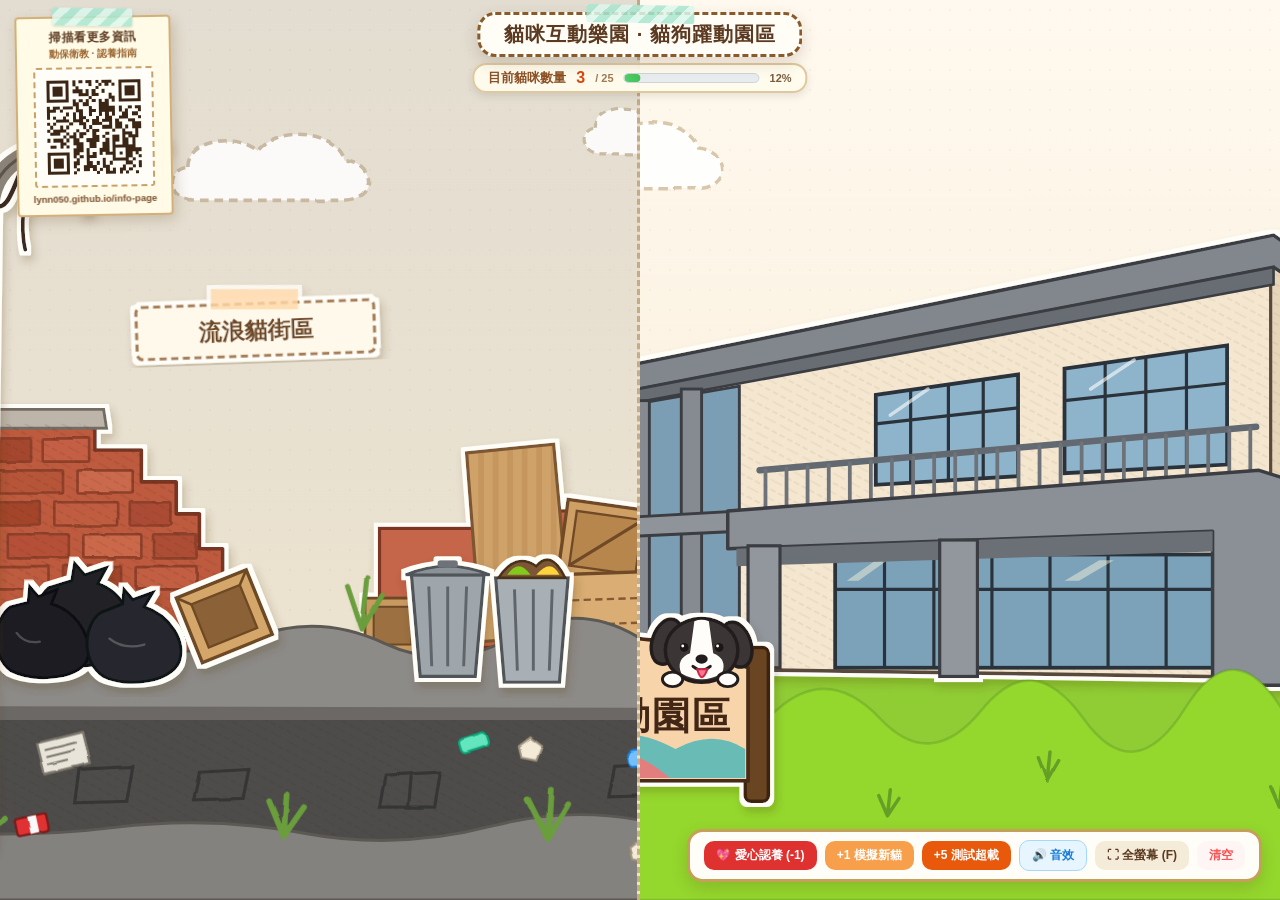
<file: public/index-standalone.html>
<!DOCTYPE html>
<html lang="zh-TW">
<head>
  <meta charset="UTF-8">
  <meta name="viewport" content="width=device-width, initial-scale=1.0, maximum-scale=1.0, user-scalable=no">
  <title>貓咪互動樂園 · 貓狗躍動園區</title>
  <style>
    /* 溫馨手作蠟筆與剪貼拼貼風 CSS */
    * {
      box-sizing: border-box;
      user-select: none;
      -webkit-user-select: none;
      margin: 0;
      padding: 0;
    }
    html, body {
      width: 100%;
      height: 100%;
      overflow: hidden;
      background-color: #f4ecd8;
      font-family: 'Zen Maru Gothic', 'Comic Sans MS', 'Chalkboard SE', 'PingFang TC', sans-serif;
      color: #4a3728;
      transition: background 0.7s;
    }

    /* 左右分區手繪剪紙背景容器 (z-index: 0，永遠在貓咪背後) */
    #world {
      position: absolute;
      inset: 0;
      width: 100%;
      height: 100%;
      overflow: hidden;
      display: flex;
      z-index: 0;
      pointer-events: none;
    }

    .street-zone {
      position: relative;
      width: 50%;
      height: 100%;
      background: linear-gradient(180deg, #e3ddd1 0%, #efe5cf 100%);
      border-right: 3px dashed rgba(184, 148, 100, 0.7);
      overflow: hidden;
    }

    .shelter-zone {
      position: relative;
      width: 50%;
      height: 100%;
      background: linear-gradient(180deg, #fff9ef 0%, #f7ead2 100%);
      overflow: hidden;
    }

    .paper-dots-overlay {
      position: absolute;
      inset: 0;
      opacity: 0.6;
      background-image: radial-gradient(rgba(120, 88, 52, 0.08) 1px, transparent 1px);
      background-size: 20px 20px;
    }

    .scene-svg {
      position: absolute;
      inset: 0;
      width: 100%;
      height: 100%;
    }

    /* 左上角手作紙膠帶 QR Code 便條（位於高空角落，完全不遮擋貓咪活動區） */
    .qr-sticky-note {
      position: fixed;
      top: 16px;
      left: 16px;
      z-index: 30;
      display: block;
      width: 156px;
      background: #fffbe6;
      border: 2px solid #d4b078;
      border-radius: 4px;
      padding: 12px 12px 10px;
      text-decoration: none;
      color: #5c3a21;
      box-shadow: 3px 5px 14px rgba(80, 50, 20, 0.2);
      transform: rotate(-1deg);
      transition: transform 0.2s ease;
    }
    .qr-sticky-note:hover {
      transform: rotate(0deg) scale(1.02);
    }
    .qr-washi-tape {
      position: absolute;
      top: -10px;
      left: 50%;
      transform: translateX(-50%) rotate(2deg);
      width: 80px;
      height: 18px;
      background: repeating-linear-gradient(
        -45deg,
        rgba(168, 230, 207, 0.85),
        rgba(168, 230, 207, 0.85) 8px,
        rgba(220, 247, 237, 0.85) 8px,
        rgba(220, 247, 237, 0.85) 16px
      );
      box-shadow: 0 1px 3px rgba(0, 0, 0, 0.14);
      border-radius: 2px;
    }
    .qr-header-title {
      text-align: center;
      font-size: 12px;
      font-weight: 900;
      color: #5c3a21;
      letter-spacing: 0.5px;
      line-height: 1.25;
    }
    .qr-header-sub {
      text-align: center;
      font-size: 10px;
      font-weight: 700;
      color: #9c6631;
      margin-top: 2px;
      margin-bottom: 6px;
    }
    .qr-box {
      width: 120px;
      height: 120px;
      margin: 0 auto;
      padding: 4px;
      background: #fffdf7;
      border: 2px dashed #c8a165;
      border-radius: 3px;
      display: flex;
      align-items: center;
      justify-content: center;
    }
    .qr-url {
      margin-top: 6px;
      text-align: center;
      font-size: 9.5px;
      font-weight: 700;
      color: #7a4e2d;
      white-space: nowrap;
      overflow: hidden;
      text-overflow: ellipsis;
    }
    .qr-sticky-note:hover .qr-url {
      color: #d9480f;
    }

    /* 頂部標題 */
    .top-header {
      position: absolute;
      top: 12px;
      left: 50%;
      transform: translateX(-50%);
      display: flex;
      flex-direction: column;
      align-items: center;
      gap: 6px;
      z-index: 25;
      pointer-events: none;
    }
    .title-banner {
      background: #fffdf5;
      border: 3px dashed #8b5a2b;
      padding: 6px 24px;
      border-radius: 18px;
      box-shadow: 0 6px 16px rgba(70, 45, 20, 0.16);
      display: flex;
      align-items: center;
      gap: 10px;
      position: relative;
    }
    .title-banner::before {
      content: '';
      position: absolute;
      top: -10px;
      left: 50%;
      transform: translateX(-50%) rotate(1deg);
      width: 108px;
      height: 18px;
      background: repeating-linear-gradient(
        -45deg,
        rgba(168, 230, 207, 0.85),
        rgba(168, 230, 207, 0.85) 8px,
        rgba(220, 247, 237, 0.85) 8px,
        rgba(220, 247, 237, 0.85) 16px
      );
      border-radius: 2px;
    }
    .title-banner h1 {
      font-size: 20px;
      font-weight: 900;
      color: #5c3a21;
      letter-spacing: 1px;
      white-space: nowrap;
    }

    /* 紙膠帶風格進度條 (目前貓咪數量 / 25) */
    .progress-tape {
      background: rgba(255, 252, 238, 0.95);
      border: 2px solid #e0c89e;
      border-radius: 14px;
      padding: 4px 14px;
      display: flex;
      align-items: center;
      gap: 10px;
      font-size: 13px;
      font-weight: bold;
      color: #8c5025;
      box-shadow: 0 3px 8px rgba(0, 0, 0, 0.1);
      transition: all 0.3s;
    }
    .progress-bar-bg {
      width: 136px;
      height: 10px;
      background: #e9ecef;
      border-radius: 10px;
      overflow: hidden;
      border: 1px solid #ced4da;
    }
    .progress-bar-fill {
      height: 100%;
      background: linear-gradient(90deg, #51cf66, #40c057);
      width: 0%;
      transition: width 0.3s, background 0.3s;
      border-radius: 10px;
    }

    /* 超載危機警告框 (Crisis Mode) */
    @keyframes crisisPulse {
      0%, 100% {
        box-shadow: inset 0 0 35px rgba(220, 38, 38, 0.55), 0 0 25px rgba(239, 68, 68, 0.4);
        border-color: rgba(220, 38, 38, 0.85);
      }
      50% {
        box-shadow: inset 0 0 70px rgba(220, 38, 38, 0.8), 0 0 40px rgba(239, 68, 68, 0.7);
        border-color: rgba(185, 28, 28, 1);
      }
    }
    .crisis-mode {
      border: 8px dashed #e03131 !important;
      animation: crisisPulse 1.8s infinite ease-in-out !important;
    }

    /* 上方天空區手作警告牌（不遮擋下方貓咪點擊認養） */
    #crisisAlertBoard {
      position: absolute;
      top: 128px;
      left: 50%;
      transform: translateX(-50%);
      background: rgba(255, 245, 245, 0.96);
      border: 4px dashed #e03131;
      border-radius: 18px;
      padding: 16px 24px;
      max-width: 520px;
      width: calc(100% - 32px);
      text-align: center;
      box-shadow: 0 12px 30px rgba(180, 20, 20, 0.3);
      z-index: 25;
      display: none;
      pointer-events: none;
    }
    #crisisAlertBoard h2 {
      font-size: 18px;
      font-weight: 900;
      color: #c92a2a;
      margin-bottom: 6px;
    }
    #crisisAlertBoard p {
      font-size: 13px;
      font-weight: bold;
      color: #862e2e;
      line-height: 1.5;
      margin-bottom: 10px;
    }

    /* 展覽控制懸浮條 */
    #toolbar {
      position: absolute;
      bottom: 18px;
      right: 18px;
      background: #fffdf7;
      border: 3px solid #c5a059;
      border-radius: 16px;
      padding: 8px 14px;
      box-shadow: 0 6px 16px rgba(80, 50, 20, 0.18);
      display: flex;
      align-items: center;
      gap: 8px;
      z-index: 40;
    }
    .btn-action {
      background: #f79f4a;
      color: #ffffff;
      border: none;
      padding: 6px 12px;
      border-radius: 10px;
      font-size: 12px;
      font-weight: bold;
      cursor: pointer;
      transition: background 0.2s, transform 0.1s;
    }
    .btn-action:hover { background: #f58f33; }
    .btn-action:active { transform: scale(0.95); }
    .btn-adopt-bar { background: #e03131; }
    .btn-adopt-bar:hover { background: #c92a2a; }
  </style>
</head>
<body id="appBody">
  <!-- 共用手繪剪紙與蠟筆濾鏡定義 -->
  <svg style="position: absolute; width: 0; height: 0;" aria-hidden="true">
    <defs>
      <filter id="paper-cutout" x="-8%" y="-8%" width="116%" height="118%">
        <feMorphology in="SourceAlpha" operator="dilate" radius="2.5" result="dilated" />
        <feFlood flood-color="#fffdf7" result="paperColor" />
        <feComposite in="paperColor" in2="dilated" operator="in" result="whiteBorder" />
        <feDropShadow dx="2" dy="4" stdDeviation="3" flood-color="#4a3118" flood-opacity="0.22" in="whiteBorder" result="shadowedBorder" />
        <feMerge>
          <feMergeNode in="shadowedBorder" />
          <feMergeNode in="SourceGraphic" />
        </feMerge>
      </filter>
      <filter id="crayon-wobble" x="-5%" y="-5%" width="110%" height="110%">
        <feTurbulence type="fractalNoise" baseFrequency="0.04" numOctaves="2" seed="7" result="noise" />
        <feDisplacementMap in="SourceGraphic" in2="noise" scale="2.2" xChannelSelector="R" yChannelSelector="G" />
      </filter>
      <pattern id="corrugated-pattern" width="10" height="10" patternUnits="userSpaceOnUse">
        <rect width="10" height="10" fill="#cfa26b" />
        <rect width="4" height="10" fill="#bd8e56" opacity="0.55" />
      </pattern>
      <pattern id="crayon-hatch" width="12" height="12" patternUnits="userSpaceOnUse" patternTransform="rotate(28)">
        <line x1="0" y1="3" x2="12" y2="3" stroke="#3b2615" stroke-width="1.1" stroke-dasharray="4,2" opacity="0.16" />
        <line x1="0" y1="9" x2="12" y2="9" stroke="#3b2615" stroke-width="0.9" stroke-dasharray="6,3" opacity="0.12" />
      </pattern>
    </defs>
  </svg>

  <!-- 左右分區手繪剪紙與蠟筆塗鴉背景 -->
  <div id="world" aria-hidden="true">
    <!-- 左半邊：流浪貓街區 -->
    <div class="street-zone" id="streetZone">
      <div class="paper-dots-overlay"></div>
      <svg viewBox="0 0 800 620" preserveAspectRatio="xMidYMax slice" class="scene-svg">
        <!-- 縫線雲朵 -->
        <g filter="url(#crayon-wobble)" opacity="0.85">
          <path d="M310 115 C310 95, 345 92, 358 104 C372 86, 412 90, 418 110 C438 112, 442 136, 418 138 L316 138 C296 138, 294 117, 310 115 Z" fill="#ffffff" stroke="#c4b39a" stroke-width="2.5" stroke-dasharray="6,4" />
          <path d="M590 88 C590 74, 616 70, 626 80 C638 66, 668 70, 672 85 C688 87, 690 104, 672 106 L596 106 C580 106, 578 90, 590 88 Z" fill="#ffffff" stroke="#c4b39a" stroke-width="2.2" stroke-dasharray="5,4" />
        </g>

        <!-- 左側階梯崩裂紅磚牆 (剪紙效果) -->
        <g filter="url(#paper-cutout)">
          <path d="M58 292 L246 292 L246 310 L278 310 L278 332 L302 332 L302 354 L318 354 L318 378 L334 378 L334 452 L58 452 Z" fill="#be5a3e" stroke="#783422" stroke-width="2.5" stroke-linejoin="round" />
          <path d="M54 282 L252 282 L254 295 L54 295 Z" fill="#bdb5aa" stroke="#736c63" stroke-width="2" />
          <g stroke="#7c3624" stroke-width="1.8" opacity="0.72" filter="url(#crayon-wobble)">
            <rect x="66" y="302" width="38" height="16" rx="1" fill="#a84830" />
            <rect x="114" y="302" width="42" height="16" rx="1" fill="#cc694b" />
            <rect x="166" y="302" width="36" height="16" rx="1" fill="#9c412b" />
            <rect x="210" y="302" width="32" height="16" rx="1" fill="#c76246" />
            <rect x="82" y="324" width="40" height="16" rx="1" fill="#c96548" />
            <rect x="132" y="324" width="38" height="16" rx="1" fill="#a1442d" />
            <rect x="180" y="324" width="44" height="16" rx="1" fill="#b55237" />
            <rect x="234" y="324" width="38" height="16" rx="1" fill="#d17052" />
            <rect x="66" y="346" width="36" height="16" rx="1" fill="#b24d34" />
            <rect x="112" y="346" width="46" height="16" rx="1" fill="#cc6b4d" />
            <rect x="168" y="346" width="40" height="16" rx="1" fill="#9b3e28" />
            <rect x="218" y="346" width="44" height="16" rx="1" fill="#c25e42" />
            <rect x="270" y="346" width="28" height="16" rx="1" fill="#a64730" />
            <rect x="86" y="368" width="42" height="16" rx="1" fill="#9e422b" />
            <rect x="138" y="368" width="38" height="16" rx="1" fill="#c76447" />
            <rect x="186" y="368" width="42" height="16" rx="1" fill="#b34e34" />
            <rect x="238" y="368" width="40" height="16" rx="1" fill="#cf6e50" />
            <rect x="286" y="368" width="30" height="16" rx="1" fill="#a84931" />
            <rect x="66" y="390" width="44" height="16" rx="1" fill="#c9684b" />
            <rect x="120" y="390" width="40" height="16" rx="1" fill="#a5462f" />
            <rect x="170" y="390" width="44" height="16" rx="1" fill="#bf5c40" />
            <rect x="224" y="390" width="40" height="16" rx="1" fill="#9e402a" />
            <rect x="274" y="390" width="42" height="16" rx="1" fill="#c46044" />
          </g>
          <path d="M58 292 L246 292 L246 310 L278 310 L278 332 L302 332 L302 354 L318 354 L318 378 L334 378 L334 452 L58 452 Z" fill="url(#crayon-hatch)" />
        </g>

        <!-- 右中段矮磚牆、瓦楞紙板與木箱堆 -->
        <g filter="url(#paper-cutout)">
          <path d="M442 364 L526 364 L526 352 L606 352 L606 446 L442 446 Z" fill="#c56548" stroke="#7c3624" stroke-width="2.2" />
          <polygon points="502,312 562,306 574,438 512,442" fill="url(#corrugated-pattern)" stroke="#7e5730" stroke-width="2.2" />
          <g transform="translate(572, 344) rotate(8)">
            <rect x="0" y="0" width="60" height="52" fill="#cfa066" stroke="#704a25" stroke-width="2.3" />
            <rect x="7" y="7" width="46" height="38" fill="#b7864d" stroke="#704a25" stroke-width="1.6" />
            <line x1="7" y1="45" x2="53" y2="7" stroke="#704a25" stroke-width="2.2" />
          </g>
          <g transform="translate(562, 396) rotate(-2)">
            <rect x="0" y="0" width="66" height="52" fill="#d9ad73" stroke="#704a25" stroke-width="2.3" />
            <line x1="4" y1="18" x2="62" y2="18" stroke="#855a30" stroke-width="1.6" stroke-dasharray="5,3" />
            <line x1="4" y1="35" x2="62" y2="35" stroke="#855a30" stroke-width="1.6" stroke-dasharray="5,3" />
          </g>
          <g transform="translate(432, 412)">
            <rect x="0" y="0" width="38" height="38" fill="#c99a61" stroke="#6e4a27" stroke-width="2" />
            <rect x="6" y="6" width="26" height="26" fill="#9c7040" stroke="#6e4a27" stroke-width="1.4" />
          </g>
        </g>

        <!-- 人行道、龜裂柏油路與水溝蓋 -->
        <g>
          <path d="M0 442 Q40 436 85 442 T175 440 T265 444 T355 439 T445 443 T535 438 T625 442 T715 439 L800 442 L800 500 L0 500 Z" fill="#8d8b88" stroke="#5c5955" stroke-width="2" />
          <path d="M0 486 L800 488 L800 498 L0 496 Z" fill="#6b6865" />
          <path d="M0 496 L800 496 L800 582 L0 582 Z" fill="#4d4c4a" />
          <path d="M0 496 L800 496 L800 582 L0 582 Z" fill="url(#crayon-hatch)" />
          <g stroke="#2c2b29" stroke-width="2.2" fill="none" stroke-linecap="round" opacity="0.65" filter="url(#crayon-wobble)">
            <path d="M110 526 L142 524 L138 548 L106 549 Z" />
            <line x1="124" y1="525" x2="121" y2="548" />
            <path d="M235 530 L272 528 L268 552 L232 553 Z" />
            <path d="M318 532 L352 530 L348 550 L314 551 Z" />
            <path d="M446 534 L484 532 L480 556 L442 556 Z" />
            <line x1="464" y1="533" x2="462" y2="556" />
            <path d="M604 528 L636 526 L632 548 L600 549 Z" />
          </g>
          <path d="M0 572 Q65 566 130 572 T260 570 T390 574 T520 569 T650 572 L800 570 L800 620 L0 620 Z" fill="#84827e" stroke="#5c5955" stroke-width="2" />
        </g>

        <!-- 左側滿溢金屬垃圾桶、綁口黑垃圾袋與歪斜木箱 -->
        <g filter="url(#paper-cutout)">
          <ellipse cx="88" cy="436" rx="11" ry="24" transform="rotate(14 88 436)" fill="#9fa4a8" stroke="#53585c" stroke-width="2" />
          <path d="M100 388 L152 388 L146 462 L106 462 Z" fill="#a7adb2" stroke="#52575c" stroke-width="2.3" />
          <g stroke="#646a70" stroke-width="2">
            <line x1="112" y1="395" x2="115" y2="455" />
            <line x1="126" y1="395" x2="126" y2="455" />
            <line x1="140" y1="395" x2="137" y2="455" />
          </g>
          <path d="M102 388 Q112 368 126 376 Q138 364 150 388 Z" fill="#7c5634" stroke="#4a3118" stroke-width="1.8" />
          <path d="M108 386 Q116 372 124 384 Z" fill="#74b816" />
          <path d="M128 385 Q138 370 146 385 Z" fill="#f59f00" />
          <circle cx="123" cy="376" r="4" fill="#e03131" />
          <g>
            <path d="M214 405 C204 414, 198 438, 212 454 C228 462, 260 460, 268 446 C276 430, 266 408, 248 402 L254 391 L239 396 L232 388 L230 400 Z" fill="#222428" stroke="#111214" stroke-width="2" />
            <path d="M188 418 C176 426, 174 452, 188 462 C204 470, 232 468, 240 456 C246 444, 236 422, 216 416 L220 406 L207 411 L201 404 L200 415 Z" fill="#1b1d20" stroke="#0f1012" stroke-width="2" />
            <path d="M250 422 C238 430, 236 456, 252 466 C268 474, 298 470, 304 456 C309 442, 298 424, 280 418 L286 408 L272 413 L266 406 L265 416 Z" fill="#26282d" stroke="#111214" stroke-width="2" />
            <path d="M192 436 Q198 444 208 442" stroke="#ffffff" stroke-width="1.6" fill="none" opacity="0.22" stroke-linecap="round" />
            <path d="M256 440 Q266 448 280 444" stroke="#ffffff" stroke-width="1.6" fill="none" opacity="0.22" stroke-linecap="round" />
          </g>
          <g transform="translate(302, 412) rotate(-22)">
            <rect x="0" y="0" width="52" height="48" fill="#d4a66a" stroke="#6e4a24" stroke-width="2.4" />
            <rect x="8" y="8" width="36" height="32" fill="#8b6238" stroke="#6e4a24" stroke-width="1.6" />
            <line x1="0" y1="0" x2="8" y2="8" stroke="#6e4a24" stroke-width="1.8" />
            <line x1="52" y1="0" x2="44" y2="8" stroke="#6e4a24" stroke-width="1.8" />
          </g>
        </g>

        <!-- 右側三組鐵皮垃圾桶 -->
        <g filter="url(#paper-cutout)">
          <g transform="translate(458, 384)">
            <path d="M6 12 L56 12 L50 82 L12 82 Z" fill="#9ea5ab" stroke="#4f5459" stroke-width="2.2" />
            <path d="M2 12 Q31 0 60 12 Z" fill="#8a9197" stroke="#4f5459" stroke-width="2" />
            <rect x="24" y="2" width="14" height="5" rx="2" fill="#6d7378" />
            <line x1="18" y1="20" x2="20" y2="75" stroke="#5f656b" stroke-width="2" />
            <line x1="31" y1="20" x2="31" y2="75" stroke="#5f656b" stroke-width="2" />
            <line x1="44" y1="20" x2="42" y2="75" stroke="#5f656b" stroke-width="2" />
          </g>
          <g transform="translate(518, 386)">
            <path d="M4 12 L54 12 L48 84 L10 84 Z" fill="#a8afb5" stroke="#4f5459" stroke-width="2.2" />
            <path d="M6 12 Q18 -6 32 4 Q42 -8 52 12 Z" fill="#7d5634" stroke="#4a3118" stroke-width="1.8" />
            <path d="M12 10 Q20 -2 28 10 Z" fill="#82c91e" />
            <path d="M32 10 Q42 -2 48 10 Z" fill="#ffd43b" />
            <line x1="17" y1="20" x2="19" y2="76" stroke="#5f656b" stroke-width="2" />
            <line x1="30" y1="20" x2="30" y2="76" stroke="#5f656b" stroke-width="2" />
            <line x1="43" y1="20" x2="41" y2="76" stroke="#5f656b" stroke-width="2" />
          </g>
          <g transform="translate(652, 392)">
            <path d="M4 10 L54 10 L48 80 L10 80 Z" fill="#99a0a6" stroke="#4f5459" stroke-width="2.2" />
            <ellipse cx="29" cy="10" rx="24" ry="6" fill="#5e432b" stroke="#4f5459" stroke-width="1.8" />
            <line x1="17" y1="18" x2="19" y2="73" stroke="#5f656b" stroke-width="2" />
            <line x1="29" y1="18" x2="29" y2="73" stroke="#5f656b" stroke-width="2" />
            <line x1="41" y1="18" x2="39" y2="73" stroke="#5f656b" stroke-width="2" />
            <ellipse cx="60" cy="56" rx="10" ry="22" transform="rotate(-16 60 56)" fill="#a5acb2" stroke="#4f5459" stroke-width="2" />
          </g>
          <rect x="636" y="438" width="11" height="24" rx="3" fill="#a864a8" stroke="#5c2d5c" stroke-width="1.5" />
        </g>

        <!-- 經典彎頭灰路燈與垂墜電線 -->
        <g filter="url(#paper-cutout)">
          <path d="M168 578 L174 146 C174 114, 198 100, 240 98 L254 98" fill="none" stroke="#8c8378" stroke-width="12" stroke-linecap="round" />
          <path d="M168 578 L174 146 C174 114, 198 100, 240 98 L254 98" fill="none" stroke="#5c554d" stroke-width="2.2" stroke-linecap="round" />
          <path d="M240 90 C258 84, 286 88, 294 100 C282 108, 254 108, 240 100 Z" fill="#999187" stroke="#544e46" stroke-width="2.2" />
          <ellipse cx="272" cy="103" rx="16" ry="5" fill="#fff3bf" stroke="#e6c367" stroke-width="1.5" />
          <path d="M174 138 C186 154, 192 120, 200 106 C206 130, 226 128, 232 98 C236 122, 242 130, 240 144" fill="none" stroke="#3b2c22" stroke-width="3.2" stroke-linecap="round" />
          <path d="M200 106 C198 136, 194 156, 198 172" fill="none" stroke="#3b2c22" stroke-width="2.6" stroke-linecap="round" />
        </g>

        <!-- 散落報紙、汽水罐、寶特瓶、雜草與右下灌木叢 -->
        <g filter="url(#crayon-wobble)">
          <g transform="translate(206, 512) rotate(-14)">
            <rect x="0" y="0" width="32" height="22" fill="#e9e4da" stroke="#7d776d" stroke-width="1.6" />
            <line x1="4" y1="6" x2="26" y2="6" stroke="#7d776d" stroke-width="1.4" />
            <line x1="4" y1="11" x2="24" y2="11" stroke="#7d776d" stroke-width="1.4" />
            <line x1="4" y1="16" x2="18" y2="16" stroke="#7d776d" stroke-width="1.4" />
          </g>
          <g transform="translate(106, 488) rotate(12)">
            <rect x="0" y="0" width="12" height="20" rx="2" fill="#e03131" stroke="#7a1b1b" stroke-width="1.5" />
            <rect x="0" y="6" width="12" height="5" fill="#f8f9fa" />
          </g>
          <g transform="translate(212, 560) rotate(78)">
            <rect x="0" y="0" width="12" height="22" rx="2" fill="#e03131" stroke="#7a1b1b" stroke-width="1.5" />
            <rect x="0" y="7" width="12" height="6" fill="#f8f9fa" />
          </g>
          <g transform="translate(612, 518) rotate(-8)">
            <rect x="0" y="0" width="24" height="11" rx="4" fill="#74c0fc" stroke="#1c7ed6" stroke-width="1.5" />
            <rect x="8" y="0" width="7" height="11" fill="#339af0" />
          </g>
          <g transform="translate(642, 558) rotate(14)">
            <rect x="0" y="0" width="24" height="11" rx="4" fill="#74c0fc" stroke="#1c7ed6" stroke-width="1.5" />
            <rect x="9" y="0" width="6" height="11" fill="#1971c2" />
          </g>
          <g transform="translate(496, 510) rotate(-18)">
            <rect x="0" y="0" width="20" height="10" rx="3" fill="#63e6be" stroke="#0ca678" stroke-width="1.5" />
          </g>
          <path d="M538 514 L546 508 L554 514 L550 524 L540 522 Z" fill="#f3ebd8" stroke="#9e927c" stroke-width="1.4" />
          <path d="M614 584 L622 578 L630 585 L626 594 L616 592 Z" fill="#f3ebd8" stroke="#9e927c" stroke-width="1.4" />
          <path d="M168 576 L154 562 M168 576 L166 556 M168 576 L184 564" stroke="#6b9e3e" stroke-width="4" stroke-linecap="round" />
          <path d="M376 576 L366 552 M376 576 L378 548 M376 576 L390 556" stroke="#6b9e3e" stroke-width="4" stroke-linecap="round" />
          <path d="M558 578 L544 550 M558 578 L560 544 M558 578 L572 554" stroke="#6b9e3e" stroke-width="4" stroke-linecap="round" />
          <path d="M430 434 L420 404 M430 434 L434 398 M430 434 L444 410" stroke="#6b9e3e" stroke-width="3.5" stroke-linecap="round" />
          <g transform="translate(52, 542)">
            <path d="M4 12 L74 12 L68 74 L10 74 Z" fill="#92999e" stroke="#4f5459" stroke-width="2.4" />
            <ellipse cx="39" cy="12" rx="36" ry="8" fill="#adb5bd" stroke="#4f5459" stroke-width="2" />
          </g>
          <g filter="url(#paper-cutout)">
            <path d="M664 606 C658 584, 678 568, 696 572 C704 552, 732 544, 748 558 C762 542, 790 546, 798 568 C806 582, 804 606, 792 612 L668 612 Z" fill="#6b9e3e" stroke="#4f7a2c" stroke-width="2.5" />
            <path d="M684 590 Q704 576 720 588 M740 578 Q760 566 776 582" stroke="#4f7a2c" stroke-width="2" fill="none" stroke-linecap="round" opacity="0.6" />
          </g>
        </g>

        <!-- 手作紙膠帶區域名牌（位於背景層，不會擋住貓咪） -->
        <g transform="translate(274, 212) rotate(-2)" filter="url(#paper-cutout)">
          <rect x="0" y="0" width="164" height="36" rx="4" fill="#fff9eb" stroke="#a67c52" stroke-width="2.2" stroke-dasharray="5,3" />
          <rect x="52" y="-10" width="60" height="14" fill="#ffd8a8" opacity="0.82" transform="rotate(2 82 -3)" />
          <text x="82" y="24" text-anchor="middle" fill="#6d4726" font-size="16" font-weight="900">流浪貓街區</text>
        </g>
      </svg>
    </div>

    <!-- 右半邊：貓狗躍動園區 -->
    <div class="shelter-zone" id="shelterZone">
      <div class="paper-dots-overlay"></div>
      <svg viewBox="0 0 800 620" preserveAspectRatio="xMidYMax slice" class="scene-svg">
        <!-- 蠟筆暖太陽與縫線雲朵 -->
        <g transform="translate(686, 86)" filter="url(#crayon-wobble)">
          <circle cx="0" cy="0" r="34" fill="#ffd166" stroke="#f79f4a" stroke-width="3" stroke-dasharray="6,4" />
          <circle cx="0" cy="0" r="44" fill="none" stroke="#f79f4a" stroke-width="2.2" stroke-dasharray="4,8" opacity="0.65" />
        </g>
        <g filter="url(#crayon-wobble)" opacity="0.9">
          <path d="M110 108 C110 88, 146 84, 158 96 C174 78, 214 82, 220 102 C240 104, 244 128, 220 130 L116 130 C96 130, 94 110, 110 108 Z" fill="#ffffff" stroke="#d6c2a5" stroke-width="2.4" stroke-dasharray="6,4" />
        </g>

        <!-- 後層撕紙綠草地 -->
        <path d="M0 448 Q35 438 70 448 T140 445 T210 450 T280 443 T350 449 T420 444 T490 450 T560 443 T630 448 T700 444 T770 449 L800 446 L800 620 L0 620 Z" fill="#82c91e" opacity="0.88" />

        <!-- 二層樓現代建築「貓狗躍動園區」（手繪剪紙與蠟筆筆觸） -->
        <g filter="url(#paper-cutout)">
          <polygon points="614,194 800,154 800,180 614,218" fill="#777b80" stroke="#3c4045" stroke-width="2.2" />
          <polygon points="694,254 800,236 800,256 694,274" fill="#868b91" stroke="#3c4045" stroke-width="2.2" />
          <polygon points="94,234 134,226 164,236 164,274 94,278" fill="#f3e5cd" stroke="#5c4b3b" stroke-width="2.2" />
          <polygon points="94,234 126,238 126,276 94,278" fill="#e6d3b5" stroke="#5c4b3b" stroke-width="2" />
          <polygon points="688,368 792,386 792,456 688,468" fill="#f3e5cd" stroke="#5c4b3b" stroke-width="2.2" />
          <rect x="702" y="406" width="26" height="56" fill="#63686e" stroke="#34383d" stroke-width="2" />
          <rect x="738" y="410" width="28" height="36" fill="#7494ab" stroke="#34383d" stroke-width="2" />
          <line x1="752" y1="410" x2="752" y2="446" stroke="#34383d" stroke-width="2" />
          <rect x="772" y="414" width="14" height="30" fill="#7494ab" stroke="#34383d" stroke-width="1.8" />
          <polygon points="30,290 614,174 700,232 700,468 30,458" fill="#f4e6cf" stroke="#594a3c" stroke-width="2.5" stroke-linejoin="round" />
          <polygon points="614,174 700,232 700,468 614,468" fill="#e8d6ba" stroke="#594a3c" stroke-width="2.2" />
          <polygon points="30,290 614,174 700,232 700,468 30,458" fill="url(#crayon-hatch)" opacity="0.55" />
          <polygon points="22,282 616,162 706,226 706,244 616,184 22,298" fill="#82878d" stroke="#3a3e42" stroke-width="2.4" stroke-linejoin="round" />
          <polygon points="22,298 616,184 616,196 22,306" fill="#686d73" stroke="#3a3e42" stroke-width="1.8" />
          <g>
            <polygon points="38,302 248,266 248,452 38,448" fill="#7c9eb5" stroke="#3a3e42" stroke-width="2" />
            <rect x="34" y="298" width="16" height="154" fill="#868b91" stroke="#3a3e42" stroke-width="2" />
            <rect x="68" y="292" width="16" height="160" fill="#868b91" stroke="#3a3e42" stroke-width="2" />
            <rect x="102" y="286" width="14" height="166" fill="#868b91" stroke="#3a3e42" stroke-width="2" />
            <rect x="132" y="281" width="14" height="171" fill="#868b91" stroke="#3a3e42" stroke-width="2" />
            <rect x="164" y="276" width="22" height="176" fill="#868b91" stroke="#3a3e42" stroke-width="2" />
            <rect x="208" y="268" width="14" height="184" fill="#868b91" stroke="#3a3e42" stroke-width="2" />
            <polygon points="38,364 248,352 248,366 38,376" fill="#8f949a" stroke="#3a3e42" stroke-width="2" />
          </g>
          <g>
            <polygon points="342,272 440,258 440,328 342,334" fill="#8eb4cc" stroke="#2c333a" stroke-width="2.6" />
            <line x1="366" y1="268" x2="366" y2="332" stroke="#2c333a" stroke-width="2.2" />
            <line x1="392" y1="265" x2="392" y2="330" stroke="#2c333a" stroke-width="2.2" />
            <line x1="416" y1="261" x2="416" y2="329" stroke="#2c333a" stroke-width="2.2" />
            <line x1="342" y1="292" x2="440" y2="281" stroke="#2c333a" stroke-width="2.2" />
            <line x1="352" y1="286" x2="378" y2="268" stroke="#ffffff" stroke-width="2.4" opacity="0.6" stroke-linecap="round" />
            <polygon points="472,254 584,238 584,320 472,326" fill="#8eb4cc" stroke="#2c333a" stroke-width="2.6" />
            <line x1="500" y1="250" x2="500" y2="324" stroke="#2c333a" stroke-width="2.2" />
            <line x1="528" y1="246" x2="528" y2="323" stroke="#2c333a" stroke-width="2.2" />
            <line x1="556" y1="242" x2="556" y2="321" stroke="#2c333a" stroke-width="2.2" />
            <line x1="472" y1="276" x2="584" y2="264" stroke="#2c333a" stroke-width="2.2" />
            <line x1="490" y1="268" x2="520" y2="248" stroke="#ffffff" stroke-width="2.4" opacity="0.6" stroke-linecap="round" />
          </g>
          <rect x="634" y="256" width="10" height="62" fill="#4f5c66" stroke="#2c333a" stroke-width="1.8" />
          <rect x="656" y="266" width="10" height="54" fill="#4f5c66" stroke="#2c333a" stroke-width="1.8" />
          <rect x="676" y="276" width="9" height="46" fill="#4f5c66" stroke="#2c333a" stroke-width="1.8" />
          <g>
            <rect x="314" y="382" width="268" height="78" fill="#7ca2ba" stroke="#2c333a" stroke-width="2.6" />
            <line x1="348" y1="382" x2="348" y2="460" stroke="#2c333a" stroke-width="2.2" />
            <line x1="382" y1="382" x2="382" y2="460" stroke="#2c333a" stroke-width="2.2" />
            <line x1="422" y1="382" x2="422" y2="460" stroke="#2c333a" stroke-width="2.2" />
            <line x1="462" y1="382" x2="462" y2="460" stroke="#2c333a" stroke-width="2.2" />
            <line x1="502" y1="382" x2="502" y2="460" stroke="#2c333a" stroke-width="2.2" />
            <line x1="542" y1="382" x2="542" y2="460" stroke="#2c333a" stroke-width="2.2" />
            <line x1="314" y1="406" x2="582" y2="406" stroke="#2c333a" stroke-width="2.2" />
            <polygon points="322,400 342,386 350,386 330,400" fill="#fff9db" opacity="0.45" />
            <polygon points="472,400 496,386 506,386 482,400" fill="#fff9db" opacity="0.45" />
          </g>
          <g>
            <line x1="262" y1="324" x2="604" y2="294" stroke="#646970" stroke-width="4.5" stroke-linecap="round" />
            <g stroke="#6e737a" stroke-width="2.6" stroke-linecap="round">
              <line x1="266.0" y1="324.0" x2="266.0" y2="354.0" />
                <line x1="280.5" y1="322.7" x2="280.5" y2="352.8" />
                <line x1="295.0" y1="321.5" x2="295.0" y2="351.6" />
                <line x1="309.6" y1="320.2" x2="309.6" y2="350.3" />
                <line x1="324.1" y1="319.0" x2="324.1" y2="349.1" />
                <line x1="338.6" y1="317.7" x2="338.6" y2="347.9" />
                <line x1="353.1" y1="316.4" x2="353.1" y2="346.7" />
                <line x1="367.7" y1="315.2" x2="367.7" y2="345.5" />
                <line x1="382.2" y1="313.9" x2="382.2" y2="344.3" />
                <line x1="396.7" y1="312.7" x2="396.7" y2="343.0" />
                <line x1="411.2" y1="311.4" x2="411.2" y2="341.8" />
                <line x1="425.7" y1="310.1" x2="425.7" y2="340.6" />
                <line x1="440.3" y1="308.9" x2="440.3" y2="339.4" />
                <line x1="454.8" y1="307.6" x2="454.8" y2="338.2" />
                <line x1="469.3" y1="306.3" x2="469.3" y2="337.0" />
                <line x1="483.8" y1="305.1" x2="483.8" y2="335.7" />
                <line x1="498.3" y1="303.8" x2="498.3" y2="334.5" />
                <line x1="512.9" y1="302.6" x2="512.9" y2="333.3" />
                <line x1="527.4" y1="301.3" x2="527.4" y2="332.1" />
                <line x1="541.9" y1="300.0" x2="541.9" y2="330.9" />
                <line x1="556.4" y1="298.8" x2="556.4" y2="329.7" />
                <line x1="571.0" y1="297.5" x2="571.0" y2="328.4" />
                <line x1="585.5" y1="296.3" x2="585.5" y2="327.2" />
                <line x1="600.0" y1="295.0" x2="600.0" y2="326.0" />
            </g>
            <polygon points="240,352 606,324 676,346 676,472 574,472 574,366 240,378" fill="#8b9096" stroke="#3a3e42" stroke-width="2.4" stroke-linejoin="round" />
            <polygon points="246,378 574,366 574,380 246,390" fill="#6b7076" />
            <rect x="254" y="376" width="22" height="84" fill="#92979d" stroke="#3a3e42" stroke-width="2.2" />
            <rect x="386" y="372" width="26" height="94" fill="#92979d" stroke="#3a3e42" stroke-width="2.2" />
          </g>
        </g>

        <!-- 前層撕紙綠草地 -->
        <path d="M0 494 Q30 482 65 494 T135 490 T205 496 T275 488 T345 495 T415 489 T485 495 T555 488 T625 494 T695 490 T765 495 L800 492 L800 620 L0 620 Z" fill="#94d82d" stroke="#5a8c27" stroke-width="1.8" stroke-opacity="0.35" />
        <g stroke="#4f8222" stroke-width="2.4" stroke-linecap="round" opacity="0.65" filter="url(#crayon-wobble)">
          <path d="M460 538 L454 522 M460 538 L462 518 M460 538 L468 524" />
          <path d="M620 556 L614 542 M620 556 L622 538 M620 556 L628 544" />
          <path d="M726 534 L720 518 M726 534 L728 514 M726 534 L735 520" />
          <path d="M350 562 L344 548 M350 562 L352 544 M350 562 L358 550" />
        </g>

        <!-- 經典木質招牌「貓狗躍動園區」與探頭小貓小狗（位於背景層，活生生貓咪會走在前方） -->
        <g transform="translate(46, 404)" filter="url(#paper-cutout)">
          <rect x="6" y="42" width="16" height="106" rx="4" fill="#6b4423" stroke="#3d2410" stroke-width="2.4" />
          <rect x="206" y="42" width="16" height="106" rx="4" fill="#6b4423" stroke="#3d2410" stroke-width="2.4" />
          <path d="M20 56 Q114 14 208 56 L208 134 L20 134 Z" fill="#f8d4ab" stroke="#4a2c16" stroke-width="2.6" stroke-linejoin="round" />
          <path d="M22 132 L22 108 Q52 94 82 114 Q118 90 158 112 Q184 98 206 112 L206 132 Z" fill="#56b8b8" opacity="0.88" />
          <path d="M78 132 Q114 96 154 132 Z" fill="#f07878" opacity="0.9" />
          <path d="M22 132 Q44 114 68 132 Z" fill="#f28482" opacity="0.85" />
          <g fill="#4a2c16">
            <circle cx="122" cy="52" r="4.5" />
            <circle cx="116" cy="45" r="2.2" />
            <circle cx="122" cy="42" r="2.2" />
            <circle cx="128" cy="45" r="2.2" />
            <circle cx="72" cy="112" r="3.6" />
            <circle cx="67" cy="107" r="1.8" />
            <circle cx="72" cy="104" r="1.8" />
            <circle cx="77" cy="107" r="1.8" />
          </g>
          <text x="114" y="98" text-anchor="middle" fill="#422614" font-size="26" font-weight="900" letter-spacing="1.5">貓狗躍動園區</text>
          <!-- 左上探頭灰白小貓 -->
          <g transform="translate(26, 4)">
            <polygon points="8,24 12,2 28,15" fill="#9ea3a8" stroke="#3d2410" stroke-width="2.4" stroke-linejoin="round" />
            <polygon points="12,20 14,8 23,16" fill="#ffb8c2" />
            <polygon points="56,24 52,2 36,15" fill="#9ea3a8" stroke="#3d2410" stroke-width="2.4" stroke-linejoin="round" />
            <polygon points="52,20 50,8 41,16" fill="#ffb8c2" />
            <ellipse cx="32" cy="34" rx="28" ry="23" fill="#a7acb2" stroke="#3d2410" stroke-width="2.4" />
            <path d="M12 40 Q32 28 52 40 Q46 56 32 56 Q18 56 12 40 Z" fill="#fffdf9" />
            <circle cx="21" cy="34" r="3" fill="#2b1e16" />
            <circle cx="43" cy="34" r="3" fill="#2b1e16" />
            <polygon points="30,39 34,39 32,42" fill="#ff8fa3" />
            <path d="M27 44 Q30 47 32 43 Q34 47 37 44" fill="none" stroke="#3d2410" stroke-width="1.8" stroke-linecap="round" />
            <line x1="2" y1="35" x2="12" y2="37" stroke="#3d2410" stroke-width="1.6" stroke-linecap="round" />
            <line x1="2" y1="41" x2="12" y2="41" stroke="#3d2410" stroke-width="1.6" stroke-linecap="round" />
            <line x1="52" y1="37" x2="62" y2="35" stroke="#3d2410" stroke-width="1.6" stroke-linecap="round" />
            <line x1="52" y1="41" x2="62" y2="41" stroke="#3d2410" stroke-width="1.6" stroke-linecap="round" />
            <ellipse cx="14" cy="54" rx="7" ry="5" fill="#fffdf9" stroke="#3d2410" stroke-width="2" />
            <ellipse cx="50" cy="54" rx="7" ry="5" fill="#fffdf9" stroke="#3d2410" stroke-width="2" />
          </g>
          <!-- 右上探頭黑白小狗 -->
          <g transform="translate(142, 10)">
            <ellipse cx="10" cy="28" rx="10" ry="16" transform="rotate(18 10 28)" fill="#3b3634" stroke="#241e1c" stroke-width="2.4" />
            <ellipse cx="58" cy="30" rx="10" ry="16" transform="rotate(-18 58 30)" fill="#3b3634" stroke="#241e1c" stroke-width="2.4" />
            <ellipse cx="34" cy="34" rx="25" ry="22" fill="#3b3634" stroke="#241e1c" stroke-width="2.4" />
            <path d="M29 14 Q34 12 39 14 L42 36 Q52 40 48 50 Q34 58 20 50 Q16 40 26 36 Z" fill="#fffdf9" />
            <circle cx="22" cy="32" r="3" fill="#1a1513" />
            <circle cx="46" cy="32" r="3" fill="#1a1513" />
            <circle cx="21" cy="31" r="1" fill="#ffffff" />
            <circle cx="45" cy="31" r="1" fill="#ffffff" />
            <ellipse cx="34" cy="40" rx="4.2" ry="3.2" fill="#241e1c" />
            <path d="M28 45 Q34 50 40 45" fill="none" stroke="#241e1c" stroke-width="2" stroke-linecap="round" />
            <path d="M31 47 Q34 58 38 47 Z" fill="#ff758f" stroke="#c92a49" stroke-width="1.4" />
            <ellipse cx="14" cy="54" rx="7" ry="5" fill="#fffdf9" stroke="#241e1c" stroke-width="2" />
            <ellipse cx="52" cy="54" rx="7" ry="5" fill="#fffdf9" stroke="#241e1c" stroke-width="2" />
          </g>
        </g>
      </svg>
    </div>
  </div>

  <!-- 左上角手作紙膠帶 QR Code 便條（100% 離線內嵌 SVG，不遮擋貓咪活動區） -->
  <a
    href="https://lynn050.github.io/info-page/"
    target="_blank"
    rel="noopener noreferrer"
    class="qr-sticky-note"
    title="掃描或點擊前往動保資訊頁"
  >
    <div class="qr-washi-tape"></div>
    <div class="qr-header-title">掃描看更多資訊</div>
    <div class="qr-header-sub">動保衛教 · 認養指南</div>
    <div class="qr-box">
      <svg xmlns="http://www.w3.org/2000/svg" viewBox="0 0 33 33" shape-rendering="crispEdges" width="100%" height="100%" role="img" aria-label="前往 https://lynn050.github.io/info-page/ 的 QR Code">
        <path fill="#fffdf7" d="M0 0h33v33H0z" />
        <path stroke="#3b2615" d="M2 2.5h7m1 0h1m1 0h1m1 0h2m1 0h1m1 0h3m2 0h7M2 3.5h1m5 0h1m1 0h1m4 0h1m2 0h1m1 0h1m1 0h1m1 0h1m5 0h1M2 4.5h1m1 0h3m1 0h1m2 0h1m5 0h1m6 0h1m1 0h3m1 0h1M2 5.5h1m1 0h3m1 0h1m1 0h3m1 0h1m1 0h1m2 0h1m4 0h1m1 0h3m1 0h1M2 6.5h1m1 0h3m1 0h1m3 0h3m1 0h2m3 0h1m2 0h1m1 0h3m1 0h1M2 7.5h1m5 0h1m6 0h1m5 0h2m1 0h1m5 0h1M2 8.5h7m1 0h1m1 0h1m1 0h1m1 0h1m1 0h1m1 0h1m1 0h1m1 0h7M10 9.5h2m1 0h2m3 0h3M2 10.5h1m1 0h2m1 0h3m1 0h1m3 0h1m2 0h5m1 0h1m2 0h1m1 0h2M2 11.5h3m1 0h1m4 0h2m2 0h2m1 0h5m1 0h1m1 0h1m3 0h1M2 12.5h1m5 0h1m1 0h1m1 0h1m2 0h1m2 0h1m1 0h1m1 0h1m2 0h2m1 0h2M2 13.5h1m1 0h1m2 0h1m2 0h1m1 0h2m3 0h1m2 0h2m2 0h3m3 0h1M5 14.5h4m1 0h3m1 0h1m1 0h2m1 0h3m1 0h1m3 0h2M2 15.5h1m1 0h1m4 0h1m2 0h2m2 0h3m2 0h1m1 0h2m3 0h3M3 16.5h1m2 0h1m1 0h1m4 0h1m1 0h1m3 0h3m1 0h2m1 0h1m1 0h3M2 17.5h1m1 0h4m3 0h1m2 0h1m1 0h2m4 0h1m2 0h1m3 0h1M3 18.5h3m2 0h1m1 0h1m1 0h2m2 0h1m3 0h1m4 0h3m1 0h1M7 19.5h1m1 0h2m1 0h1m3 0h2m1 0h1m2 0h2m1 0h1m1 0h3M2 20.5h1m1 0h3m1 0h1m1 0h2m2 0h4m2 0h1m1 0h2m1 0h2m1 0h1M6 21.5h2m2 0h3m2 0h2m2 0h2m1 0h1m2 0h2m1 0h1M3 22.5h2m1 0h1m1 0h1m2 0h2m2 0h2m2 0h2m1 0h7M10 23.5h3m1 0h1m3 0h3m1 0h1m3 0h5M2 24.5h7m1 0h2m2 0h1m1 0h1m1 0h1m1 0h3m1 0h1m1 0h2m1 0h1M2 25.5h1m5 0h1m1 0h1m1 0h1m1 0h3m5 0h1m3 0h2m2 0h1M2 26.5h1m1 0h3m1 0h1m2 0h1m2 0h1m4 0h1m2 0h5m1 0h1M2 27.5h1m1 0h3m1 0h1m1 0h2m2 0h2m1 0h1m1 0h1m1 0h1m4 0h2m2 0h1M2 28.5h1m1 0h3m1 0h1m1 0h1m2 0h4m2 0h2m4 0h1m2 0h1m1 0h1M2 29.5h1m5 0h1m2 0h1m1 0h2m1 0h1m1 0h1m1 0h1m1 0h1m1 0h2m1 0h1M2 30.5h7m1 0h1m6 0h1m2 0h3m1 0h1m1 0h1m2 0h1" />
      </svg>
    </div>
    <div class="qr-url">lynn050.github.io/info-page</div>
  </a>

  <!-- 頂部紙膠帶風格進度條與計數器 -->
  <div class="top-header">
    <div class="title-banner">
      <h1>貓咪互動樂園 · 貓狗躍動園區</h1>
    </div>
    <div class="progress-tape" id="progressTape">
      <span id="crisisLabel" style="display:none; color: #e03131;">超載警報！</span>
      <span>目前貓咪數量</span>
      <span id="catCountText" style="font-size: 16px; color: #d9480f;">0</span>
      <span style="font-size: 11px; color: #a37951;">/ 25</span>
      <div class="progress-bar-bg">
        <div class="progress-bar-fill" id="progressBarFill"></div>
      </div>
      <span id="percentText" style="font-size: 11px; color: #7a5c3d;">0%</span>
    </div>
  </div>

  <!-- 上方天空區手作超載警告牌 -->
  <div id="crisisAlertBoard">
    <h2>空間不夠了！流浪貓的困境</h2>
    <p>當數量過多，收容所與街頭將面臨資源耗盡與生存空間不足，我們需要從源頭解決問題。</p>
    <div style="background: #ffe3e3; border: 1px solid #ffc9c9; padding: 6px 12px; border-radius: 10px; font-size: 12px; font-weight: bold; color: #a61e4d; display: inline-block;">
      點擊任意貓咪或按「愛心認養」帶走浪浪，即可解除危機
    </div>
  </div>

  <!-- 2D 互動畫布 (位於背景層上方) -->
  <canvas id="canvas" style="position: absolute; inset: 0; z-index: 10; cursor: pointer;"></canvas>

  <!-- 展覽控制懸浮條 -->
  <div id="toolbar">
    <button class="btn-action btn-adopt-bar" id="btnAdopt">💖 愛心認養 (-1)</button>
    <button class="btn-action" id="btnSpawn">+1 模擬新貓</button>
    <button class="btn-action" id="btnSpawnBatch" style="background: #e8590c;">+5 測試超載</button>
    <button class="btn-action" id="btnSound" style="background: #e7f5ff; color: #1c7ed6; border: 1px solid #a5d8ff;">🔊 音效</button>
    <button class="btn-action" id="btnFullscreen" style="background: #f4ebd9; color: #5c3a21;">⛶ 全螢幕 (F)</button>
    <button class="btn-action" id="btnClear" style="background: #fff5f5; color: #fa5252;">清空</button>
  </div>

  <script>
    // --- 1. 輕量 Web Audio API 音效合成器 (100% 離線) ---
    class SoundEngine {
      constructor() {
        this.ctx = null;
        this.enabled = true;
      }
      init() {
        if (!this.ctx) {
          const AudioContext = window.AudioContext || window.webkitAudioContext;
          if (AudioContext) this.ctx = new AudioContext();
        }
        if (this.ctx && this.ctx.state === 'suspended') {
          this.ctx.resume();
        }
      }
      playMeow() {
        if (!this.enabled) return;
        try {
          this.init();
          if (!this.ctx) return;
          const t = this.ctx.currentTime;
          const osc = this.ctx.createOscillator();
          const gain = this.ctx.createGain();
          osc.type = 'triangle';
          osc.frequency.setValueAtTime(450, t);
          osc.frequency.exponentialRampToValueAtTime(750, t + 0.12);
          osc.frequency.exponentialRampToValueAtTime(520, t + 0.35);
          gain.gain.setValueAtTime(0.001, t);
          gain.gain.linearRampToValueAtTime(0.18, t + 0.05);
          gain.gain.exponentialRampToValueAtTime(0.001, t + 0.4);
          osc.connect(gain);
          gain.connect(this.ctx.destination);
          osc.start(t);
          osc.stop(t + 0.42);
        } catch (e) {}
      }
      playBoing() {
        if (!this.enabled) return;
        try {
          this.init();
          if (!this.ctx) return;
          const t = this.ctx.currentTime;
          const osc = this.ctx.createOscillator();
          const gain = this.ctx.createGain();
          osc.type = 'sine';
          osc.frequency.setValueAtTime(180, t);
          osc.frequency.exponentialRampToValueAtTime(480, t + 0.18);
          gain.gain.setValueAtTime(0.15, t);
          gain.gain.exponentialRampToValueAtTime(0.001, t + 0.22);
          osc.connect(gain);
          gain.connect(this.ctx.destination);
          osc.start(t);
          osc.stop(t + 0.24);
        } catch (e) {}
      }
      playAdoptChime() {
        if (!this.enabled) return;
        try {
          this.init();
          if (!this.ctx) return;
          const t = this.ctx.currentTime;
          const notes = [523.25, 659.25, 783.99, 1046.50];
          notes.forEach((freq, idx) => {
            const osc = this.ctx.createOscillator();
            const gain = this.ctx.createGain();
            osc.type = 'triangle';
            osc.frequency.setValueAtTime(freq, t + idx * 0.09);
            gain.gain.setValueAtTime(0.001, t + idx * 0.09);
            gain.gain.linearRampToValueAtTime(0.18, t + idx * 0.09 + 0.02);
            gain.gain.exponentialRampToValueAtTime(0.001, t + idx * 0.09 + 0.45);
            osc.connect(gain);
            gain.connect(this.ctx.destination);
            osc.start(t + idx * 0.09);
            osc.stop(t + idx * 0.09 + 0.48);
          });
        } catch (e) {}
      }
    }
    const sound = new SoundEngine();

    // --- 2. 手繪蠟筆貓產生器 (Canvas 產出透明 PNG) ---
    function generateCrayonCatData(color, bellyColor) {
      const c = document.createElement('canvas');
      c.width = 220; c.height = 220;
      const ctx = c.getContext('2d');
      const cx = 110, cy = 125;

      ctx.strokeStyle = color;
      ctx.lineWidth = 18;
      ctx.lineCap = 'round';
      ctx.beginPath();
      ctx.moveTo(cx + 40, cy + 25);
      ctx.bezierCurveTo(cx + 75, cy + 15, cx + 80, cy - 35, cx + 55, cy - 45);
      ctx.stroke();

      ctx.fillStyle = color;
      ctx.beginPath();
      ctx.ellipse(cx, cy + 15, 50, 40, 0, 0, Math.PI * 2);
      ctx.fill();

      if (bellyColor) {
        ctx.fillStyle = bellyColor;
        ctx.beginPath();
        ctx.ellipse(cx - 10, cy + 20, 28, 24, 0, 0, Math.PI * 2);
        ctx.fill();
      }

      ctx.fillStyle = bellyColor || color;
      for (const px of [-30, -5, 25]) {
        ctx.beginPath();
        ctx.arc(cx + px, cy + 50, 10, 0, Math.PI * 2);
        ctx.fill();
      }

      const hy = cy - 40;
      ctx.fillStyle = color;
      ctx.beginPath();
      ctx.ellipse(cx, hy, 42, 35, 0, 0, Math.PI * 2);
      ctx.fill();

      ctx.beginPath();
      ctx.moveTo(cx - 35, hy - 15); ctx.lineTo(cx - 40, hy - 50); ctx.lineTo(cx - 15, hy - 30);
      ctx.moveTo(cx + 15, hy - 30); ctx.lineTo(cx + 40, hy - 50); ctx.lineTo(cx + 35, hy - 15);
      ctx.fill();

      ctx.fillStyle = '#222';
      ctx.beginPath();
      ctx.arc(cx - 16, hy - 8, 5, 0, Math.PI * 2);
      ctx.arc(cx + 16, hy - 8, 5, 0, Math.PI * 2);
      ctx.fill();

      ctx.fillStyle = '#ff8787';
      ctx.beginPath();
      ctx.arc(cx, hy + 2, 3, 0, Math.PI * 2);
      ctx.fill();

      ctx.globalCompositeOperation = 'destination-over';
      ctx.strokeStyle = '#ffffff';
      ctx.lineWidth = 10;
      ctx.stroke();

      return c.toDataURL('image/png');
    }

    const DEFAULT_CATS = [
      generateCrayonCatData('#f79f4a', '#fde5b4'),
      generateCrayonCatData('#212529', '#ffffff'),
      generateCrayonCatData('#adb5bd', '#f8f9fa'),
      generateCrayonCatData('#d9480f', '#ffe8cc'),
      generateCrayonCatData('#868e96', '#f1f3f5')
    ];

    // --- 3. 2D 物理與超載危機系統 (LIMIT = 25) ---
    const LIMIT = 25;
    const canvas = document.getElementById('canvas');
    const ctx = canvas.getContext('2d');
    let width = window.innerWidth;
    let height = window.innerHeight;
    let groundY = height - 96;
    const cats = [];
    let isCrisisMode = false;

    function resize() {
      width = window.innerWidth;
      height = window.innerHeight;
      canvas.width = width;
      canvas.height = height;
      groundY = height - 96;
    }
    window.addEventListener('resize', resize);
    resize();

    function updateCrisisState() {
      const activeCount = cats.filter(c => c.state !== 'ADOPTED' && c.state !== 'DEPARTING').length;
      document.getElementById('catCountText').textContent = activeCount;

      const pct = Math.min(100, Math.round((activeCount / LIMIT) * 100));
      document.getElementById('percentText').textContent = pct + '%';

      const barFill = document.getElementById('progressBarFill');
      barFill.style.width = pct + '%';
      if (activeCount >= LIMIT) {
        barFill.style.background = 'linear-gradient(90deg, #fa5252, #c92a2a)';
      } else if (activeCount >= 18) {
        barFill.style.background = 'linear-gradient(90deg, #ffd43b, #f76707)';
      } else {
        barFill.style.background = 'linear-gradient(90deg, #51cf66, #40c057)';
      }

      const shouldCrisis = activeCount >= LIMIT;
      if (shouldCrisis !== isCrisisMode) {
        isCrisisMode = shouldCrisis;
        const appBody = document.getElementById('appBody');
        const alertBoard = document.getElementById('crisisAlertBoard');
        const crisisLabel = document.getElementById('crisisLabel');

        if (isCrisisMode) {
          appBody.classList.add('crisis-mode');
          alertBoard.style.display = 'block';
          crisisLabel.style.display = 'inline';
        } else {
          appBody.classList.remove('crisis-mode');
          alertBoard.style.display = 'none';
          crisisLabel.style.display = 'none';
        }
      }
    }

    function spawnCat(imgSrc, name = '手繪貓咪') {
      const img = new Image();
      img.src = imgSrc;
      // 避開左上角 QR Code 便條 (x >= 220)，確保貓咪降落與活動都不會被便條遮擋
      const minSpawnX = Math.min(220, width * 0.25);
      const maxSpawnX = Math.max(minSpawnX + 120, width - 130);
      const x = minSpawnX + Math.random() * (maxSpawnX - minSpawnX);
      const cat = {
        img,
        name,
        x,
        y: -100,
        vx: (Math.random() - 0.5) * 35,
        vy: 110,
        targetX: x,
        width: 100,
        height: 100,
        state: 'AIRDROP',
        flipX: Math.random() > 0.5,
        rotation: 0,
        walkCycle: 0,
        stateTimer: 0,
        alpha: 1,
        speech: '來囉~！🎈',
        speechTimer: 2.0,
        hearts: []
      };
      cats.push(cat);
      sound.playBoing();
      updateCrisisState();
    }

    function adoptCat(catToAdopt) {
      const target = catToAdopt || cats.find(c => c.state !== 'ADOPTED' && c.state !== 'DEPARTING');
      if (!target) return;

      target.state = 'ADOPTED';
      target.stateTimer = 0;
      target.vy = -160;
      target.vx = 40;
      target.speech = '我有新家了！謝謝你~ 💖🏠';
      target.speechTimer = 3.5;

      for (let h = 0; h < 6; h++) {
        target.hearts.push({
          x: target.x + (Math.random() - 0.5) * 50,
          y: target.y - 70 + (Math.random() - 0.5) * 30,
          vy: -60 - Math.random() * 50,
          alpha: 1
        });
      }

      sound.playAdoptChime();
      sound.playBoing();
      updateCrisisState();
    }

    canvas.addEventListener('click', (e) => {
      sound.init();
      const rect = canvas.getBoundingClientRect();
      const mx = e.clientX - rect.left;
      const my = e.clientY - rect.top;

      for (let i = cats.length - 1; i >= 0; i--) {
        const c = cats[i];
        if (c.state === 'ADOPTED' || c.state === 'DEPARTING') continue;
        if (Math.hypot(mx - c.x, my - (c.y - c.height / 2)) < c.width / 2 + 15) {
          if (isCrisisMode) {
            adoptCat(c);
            return;
          }
          c.vy = -160;
          c.speech = '喵~ 摸摸我！💖';
          c.speechTimer = 2.2;
          sound.playMeow();
          sound.playBoing();
          return;
        }
      }
    });

    // 初始載入 5 隻可愛原住民
    DEFAULT_CATS.forEach((src, idx) => {
      setTimeout(() => spawnCat(src, '樂園浪浪 ' + (idx + 1)), idx * 500 + 200);
    });

    let lastTime = performance.now();
    function animate(time) {
      const dt = Math.min((time - lastTime) / 1000, 0.1);
      lastTime = time;

      ctx.clearRect(0, 0, width, height);

      for (let i = cats.length - 1; i >= 0; i--) {
        const c = cats[i];
        c.stateTimer += dt;
        c.walkCycle += dt;
        if (c.speechTimer > 0) c.speechTimer -= dt;

        for (let h = c.hearts.length - 1; h >= 0; h--) {
          const heart = c.hearts[h];
          heart.y += heart.vy * dt;
          heart.alpha -= dt * 0.8;
          if (heart.alpha <= 0) c.hearts.splice(h, 1);
        }

        if (c.state === 'AIRDROP') {
          c.y += c.vy * dt;
          c.x = Math.max(210, Math.min(width - 90, c.x + c.vx * dt));
          c.rotation = Math.sin(c.walkCycle * 4) * 0.15;
          if (c.y >= groundY - 10) {
            c.y = groundY - 10;
            c.state = 'WALK';
            c.targetX = Math.random() * (width - 180) + 90;
            sound.playBoing();
          }
        } else if (c.state === 'WALK') {
          const dx = c.targetX - c.x;
          c.flipX = dx > 0;
          const speed = isCrisisMode ? 32 : 65;
          if (Math.abs(dx) > 10) {
            c.x += Math.sign(dx) * speed * dt;
            c.rotation = Math.sin(c.walkCycle * 8) * 0.1;
          } else {
            c.rotation = 0;
            if (c.stateTimer > 3.0) {
              c.stateTimer = 0;
              c.targetX = Math.random() * (width - 180) + 90;
            }
          }
        } else if (c.state === 'ADOPTED') {
          c.y += c.vy * dt;
          c.x += c.vx * dt;
          c.alpha -= dt * 0.38;
          c.rotation = Math.sin(c.walkCycle * 8) * 0.18;
          if (c.alpha <= 0.05 || c.y < -150) {
            c.img.src = '';
            cats.splice(i, 1);
            updateCrisisState();
            continue;
          }
        }

        ctx.save();
        ctx.globalAlpha = Math.max(0, c.alpha);
        ctx.translate(c.x, c.y);
        ctx.rotate(c.rotation);
        if (!c.flipX) ctx.scale(-1, 1);

        if (c.state === 'AIRDROP') {
          ctx.fillStyle = '#ff6b6b';
          ctx.beginPath();
          ctx.arc(0, -c.height - 20, 36, Math.PI, 0);
          ctx.fill();
        }

        if (c.img.complete) {
          ctx.drawImage(c.img, -c.width / 2, -c.height, c.width, c.height);
        }
        ctx.restore();

        for (const heart of c.hearts) {
          ctx.save();
          ctx.globalAlpha = Math.max(0, heart.alpha);
          ctx.fillStyle = '#ff6b81';
          ctx.beginPath();
          ctx.arc(heart.x, heart.y, 8, 0, Math.PI * 2);
          ctx.fill();
          ctx.restore();
        }

        if (c.speech && c.speechTimer > 0) {
          ctx.save();
          ctx.font = 'bold 14px sans-serif';
          ctx.fillStyle = '#fffdf5';
          ctx.strokeStyle = '#b89464';
          ctx.lineWidth = 2;
          const tw = ctx.measureText(c.speech).width + 18;
          ctx.fillRect(c.x - tw / 2, c.y - c.height - 35, tw, 26);
          ctx.strokeRect(c.x - tw / 2, c.y - c.height - 35, tw, 26);
          ctx.fillStyle = '#5c3a21';
          ctx.textAlign = 'center';
          ctx.fillText(c.speech, c.x, c.y - c.height - 18);
          ctx.restore();
        }
      }

      requestAnimationFrame(animate);
    }
    requestAnimationFrame(animate);

    // 本地 Python cats/ 資料夾輪詢
    const loadedFiles = new Set();
    async function pollLocalCats() {
      try {
        const res = await fetch('cats/manifest.json', { cache: 'no-store' });
        if (res.ok) {
          const files = await res.json();
          files.forEach(f => {
            if (!loadedFiles.has(f)) {
              loadedFiles.add(f);
              spawnCat('cats/' + f, f);
            }
          });
        }
      } catch (e) {}
    }
    setInterval(pollLocalCats, 3000);

    // 按鈕事件
    document.getElementById('btnAdopt').addEventListener('click', () => adoptCat());

    document.getElementById('btnSpawn').addEventListener('click', () => {
      sound.init();
      const rCat = DEFAULT_CATS[Math.floor(Math.random() * DEFAULT_CATS.length)];
      spawnCat(rCat, '模擬新貓');
    });

    document.getElementById('btnSpawnBatch').addEventListener('click', () => {
      sound.init();
      for (let i = 0; i < 5; i++) {
        setTimeout(() => {
          const rCat = DEFAULT_CATS[Math.floor(Math.random() * DEFAULT_CATS.length)];
          spawnCat(rCat, '快速空投貓');
        }, i * 200);
      }
    });

    const btnSound = document.getElementById('btnSound');
    btnSound.addEventListener('click', () => {
      sound.enabled = !sound.enabled;
      btnSound.textContent = sound.enabled ? '🔊 音效: 開' : '🔇 音效: 關';
    });

    document.getElementById('btnClear').addEventListener('click', () => {
      cats.length = 0;
      updateCrisisState();
    });

    document.getElementById('btnFullscreen').addEventListener('click', toggleFullscreen);
    function toggleFullscreen() {
      if (!document.fullscreenElement) {
        document.documentElement.requestFullscreen().catch(() => {});
      } else {
        document.exitFullscreen().catch(() => {});
      }
    }

    window.addEventListener('keydown', (e) => {
      if (e.key === 'f' || e.key === 'F') toggleFullscreen();
      if (e.key === 'h' || e.key === 'H') {
        const tb = document.getElementById('toolbar');
        tb.style.display = tb.style.display === 'none' ? 'flex' : 'none';
      }
    });
  </script>
</body>
</html>
</file>
